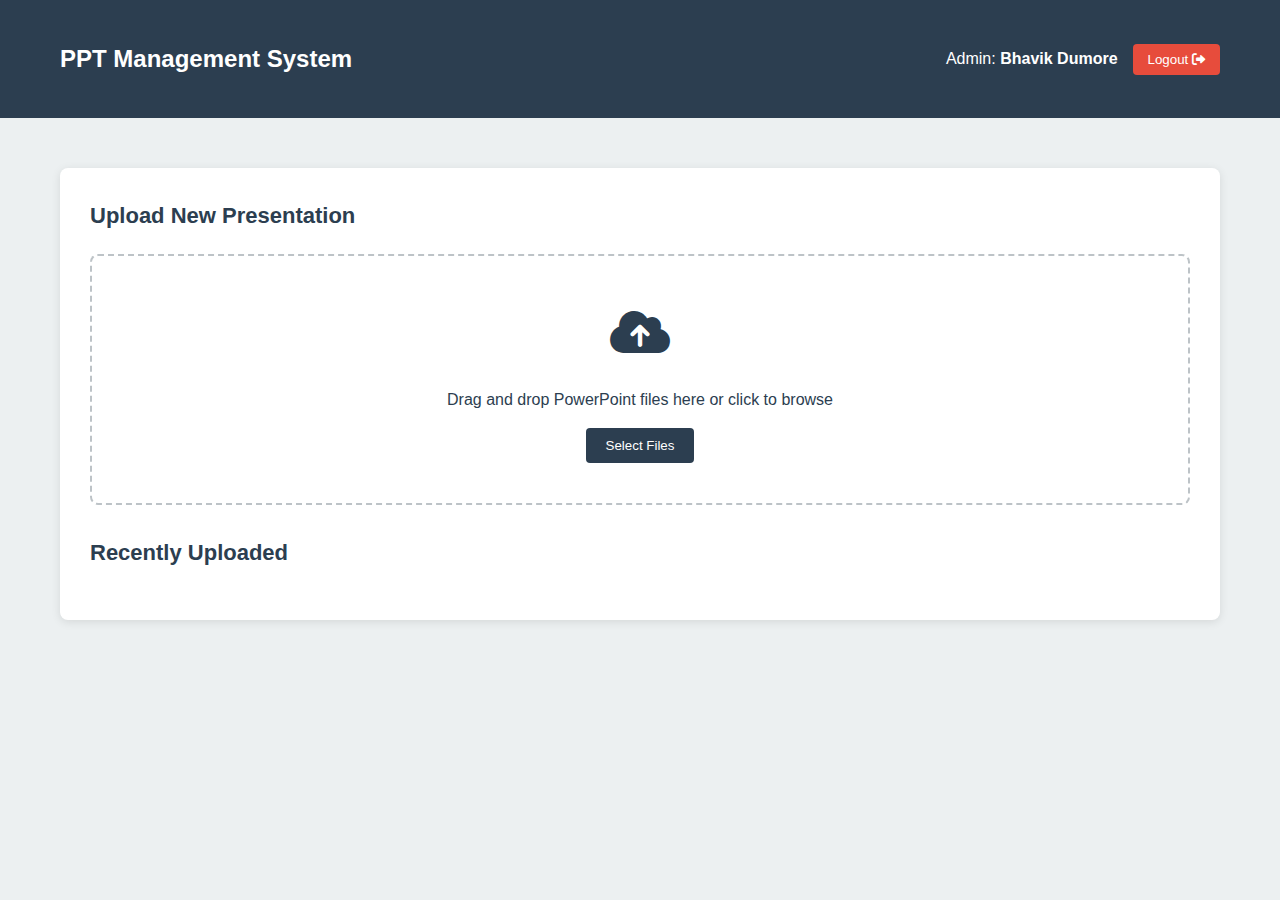
<file: AdminDashboard.html>
<!DOCTYPE html>

<html lang="en">

<head>

    <meta charset="UTF-8">

    <meta name="viewport" content="width=device-width, initial-scale=1.0">

    <title>Admin Portal - PPT Management</title>

    <style>

        :root {

            --primary-color: #2c3e50;

            --secondary-color: #34495e;

            --accent-color: #e74c3c;

            --success-color: #27ae60;

            --light-gray: #ecf0f1;

            --dark-gray: #2c3e50;

            --white: #ffffff;

        }

        

        * {

            box-sizing: border-box;

            margin: 0;

            padding: 0;

        }

        

        body {

            font-family: 'Segoe UI', Tahoma, Geneva, Verdana, sans-serif;

            background-color: var(--light-gray);

            color: var(--dark-gray);

            line-height: 1.6;

        }

        

        .container {

            max-width: 1200px;

            margin: 0 auto;

            padding: 20px;

        }

        

        header {

            background-color: var(--primary-color);

            color: var(--white);

            padding: 20px 0;

            margin-bottom: 30px;

        }

        

        .header-content {

            display: flex;

            justify-content: space-between;

            align-items: center;

        }

        

        .logo {

            font-size: 24px;

            font-weight: bold;

        }

        

        .user-info {

            display: flex;

            align-items: center;

            gap: 15px;

        }

        

        .logout-btn {

            background-color: var(--accent-color);

            color: var(--white);

            border: none;

            padding: 8px 15px;

            border-radius: 4px;

            cursor: pointer;

            transition: background-color 0.3s;

        }

        

        .logout-btn:hover {

            background-color: #c0392b;

        }

        

        .upload-section {

            background-color: var(--white);

            padding: 30px;

            border-radius: 8px;

            box-shadow: 0 2px 10px rgba(0,0,0,0.1);

            margin-bottom: 30px;

        }

        

        .section-title {

            margin-bottom: 20px;

            color: var(--primary-color);

            font-size: 22px;

        }

        

        .upload-area {

            border: 2px dashed #bdc3c7;

            border-radius: 8px;

            padding: 40px;

            text-align: center;

            cursor: pointer;

            transition: all 0.3s;

            margin-bottom: 20px;

        }

        

        .upload-area:hover {

            border-color: var(--primary-color);

            background-color: rgba(44, 62, 80, 0.05);

        }

        

        .upload-icon {

            font-size: 48px;

            color: var(--primary-color);

            margin-bottom: 15px;

        }

        

        .upload-text {

            margin-bottom: 15px;

        }

        

        .upload-btn {

            background-color: var(--primary-color);

            color: var(--white);

            border: none;

            padding: 10px 20px;

            border-radius: 4px;

            cursor: pointer;

            transition: background-color 0.3s;

        }

        

        .upload-btn:hover {

            background-color: var(--secondary-color);

        }

        

        .file-input {

            display: none;

        }

        

        .uploaded-files {

            margin-top: 30px;

        }

        

        .file-list {

            list-style: none;

        }

        

        .file-item {

            display: flex;

            justify-content: space-between;

            align-items: center;

            padding: 15px;

            border-bottom: 1px solid var(--light-gray);

        }

        

        .file-item:last-child {

            border-bottom: none;

        }

        

        .file-name {

            display: flex;

            align-items: center;

            gap: 10px;

        }

        

        .file-actions {

            display: flex;

            gap: 10px;

        }

        

        .action-btn {

            padding: 6px 12px;

            border: none;

            border-radius: 4px;

            cursor: pointer;

            transition: background-color 0.3s;

        }

        

        .delete-btn {

            background-color: var(--accent-color);

            color: var(--white);

        }

        

        .delete-btn:hover {

            background-color: #c0392b;

        }

        

        .status {

            padding: 4px 8px;

            border-radius: 4px;

            font-size: 12px;

            font-weight: bold;

        }

        

        .status-uploaded {

            background-color: #d5f5e3;

            color: var(--success-color);

        }

        

        .status-pending {

            background-color: #fef9e7;

            color: #f39c12;

        }

        

        @media (max-width: 768px) {

            .header-content {

                flex-direction: column;

                gap: 15px;

                text-align: center;

            }

            

            .upload-area {

                padding: 30px 15px;

            }

            

            .file-item {

                flex-direction: column;

                align-items: flex-start;

                gap: 10px;

            }

            

            .file-actions {

                align-self: flex-end;

            }

        }

    </style>

    <link rel="stylesheet" href="https://cdnjs.cloudflare.com/ajax/libs/font-awesome/6.0.0-beta3/css/all.min.css">

    <!-- jQuery library -->

    <script src="https://code.jquery.com/jquery-3.6.0.min.js"></script>

</head>

<body>

    <header>

        <div class="container header-content">

            <div class="logo">PPT Management System</div>

            <div class="user-info">

                <span>Admin: <strong>Bhavik Dumore</strong></span>

                <button class="logout-btn" id="logout">Logout <i class="fas fa-sign-out-alt"></i></button>

            </div>

        </div>

    </header>

    

    <main class="container">

        <section class="upload-section">

            <h2 class="section-title">Upload New Presentation</h2>

            

            <div class="upload-area" id="uploadArea">

                <div class="upload-icon">

                    <i class="fas fa-cloud-upload-alt"></i>

                </div>

                <p class="upload-text">Drag and drop PowerPoint files here or click to browse</p>

                <input type="file" id="fileInput" class="file-input" accept=".ppt,.pptx,.pdf">

                <button class="upload-btn" id="browseBtn">Select Files</button>

            </div>

            

            <div class="uploaded-files" id="uploadedFiles">

                <h3 class="section-title">Recently Uploaded</h3>

                <ul class="file-list" id="fileList">

                    <!-- Files will be added here dynamically -->

                </ul>

            </div>

        </section>

    </main>



    <script>

        $(document).ready(function() {

            // Sample data - in a real app, this would come from a database

            const sampleFiles = [

                { name: 'Introduction to Algorithms.ppt', date: '2023-05-15', status: 'uploaded' },

                { name: 'Database Systems.pptx', date: '2023-05-10', status: 'uploaded' },

                { name: 'Web Development Basics.pdf', date: '2023-05-05', status: 'uploaded' }

            ];

            

            // Load sample files

            loadSampleFiles();

            

            // Event listeners

            $('#browseBtn').on('click', function() {

                $('#fileInput').click();

            });

            

            $('#fileInput').on('change', handleFileSelect);

            

            $('#uploadArea').on('dragover', function(e) {

                e.preventDefault();

                $(this).css({

                    'border-color': 'var(--primary-color)',

                    'background-color': 'rgba(44, 62, 80, 0.1)'

                });

            });

            

            $('#uploadArea').on('dragleave', function() {

                $(this).css({

                    'border-color': '#bdc3c7',

                    'background-color': 'transparent'

                });

            });

            

            $('#uploadArea').on('drop', function(e) {

                e.preventDefault();

                $(this).css({

                    'border-color': '#bdc3c7',

                    'background-color': 'transparent'

                });

                

                if (e.originalEvent.dataTransfer.files.length) {

                    $('#fileInput')[0].files = e.originalEvent.dataTransfer.files;

                    handleFileSelect({ target: $('#fileInput')[0] });

                }

            });

            

            $('#logout').on('click', function() {

                if (confirm('Are you sure you want to logout?')) {

                    alert('You have been logged out');

                    // In a real app: window.location.href = '/logout';

                }

            });

            

            // Event delegation for dynamically added delete buttons

            $('#fileList').on('click', '.delete-btn', function() {

                const filename = $(this).data('filename');

                deleteFile(filename);

            });

            

            // Functions

            function loadSampleFiles() {

                $.each(sampleFiles, function(index, file) {

                    addFileToUI(file.name, file.date, file.status);

                });

            }

            

            function handleFileSelect(e) {

                const files = e.target.files;

                

                if (files.length > 0) {

                    $.each(files, function(index, file) {

                        const filename = file.name;

                        const uploadDate = new Date().toISOString().split('T')[0];

                        

                        // In a real app, you would upload the file to a server here

                        // For this demo, we'll simulate upload

                        simulateUpload(filename, uploadDate);

                    });

                }

            }

            

            function simulateUpload(filename, uploadDate) {

                // Show as pending first

                addFileToUI(filename, uploadDate, 'pending');

                

                // Simulate upload delay

                setTimeout(function() {

                    // Update status to uploaded

                    updateFileStatus(filename, 'uploaded');

                    

                    // In a real app, you would:

                    // 1. Actually upload the file to your server

                    // 2. Add the file info to your database

                    // 3. Update the UI with the real response from the server

                }, 1500);

            }

            

            function addFileToUI(name, date, status) {

                const statusClass = status === 'uploaded' ? 'status-uploaded' : 'status-pending';

                

                const fileItem = $(

                    `<li class="file-item" data-filename="${name}">

                        <div class="file-name">

                            <i class="fas fa-file-powerpoint"></i>

                            <div>

                                <div>${name}</div>

                                <small>Uploaded: ${date}</small>

                            </div>

                        </div>

                        <div class="file-actions">

                            <span class="status ${statusClass}">${status}</span>

                            <button class="action-btn delete-btn" data-filename="${name}">

                                <i class="fas fa-trash"></i> Delete

                            </button>

                        </div>

                    </li>`

                );

                

                $('#fileList').prepend(fileItem);

            }

            

            function updateFileStatus(filename, newStatus) {

                const fileItem = $(.file-item[data-filename="${filename}"]);

                if (fileItem.length) {

                    const statusElement = fileItem.find('.status');

                    statusElement.text(newStatus)

                                 .removeClass('status-uploaded status-pending')

                                 .addClass(newStatus === 'uploaded' ? 'status-uploaded' : 'status-pending');

                }

            }

            

            function deleteFile(filename) {

                if (confirm(Are you sure you want to delete "${filename}"?)) {

                    // In a real app, you would:

                    // 1. Send a request to the server to delete the file

                    // 2. Remove the file from your database

                    // 3. On success, remove from UI

                    

                    $(.file-item[data-filename="${filename}"]).remove();

                    alert("${filename}" has been deleted);

                }

            }

        });

    </script>

</body>

</html>
</file>
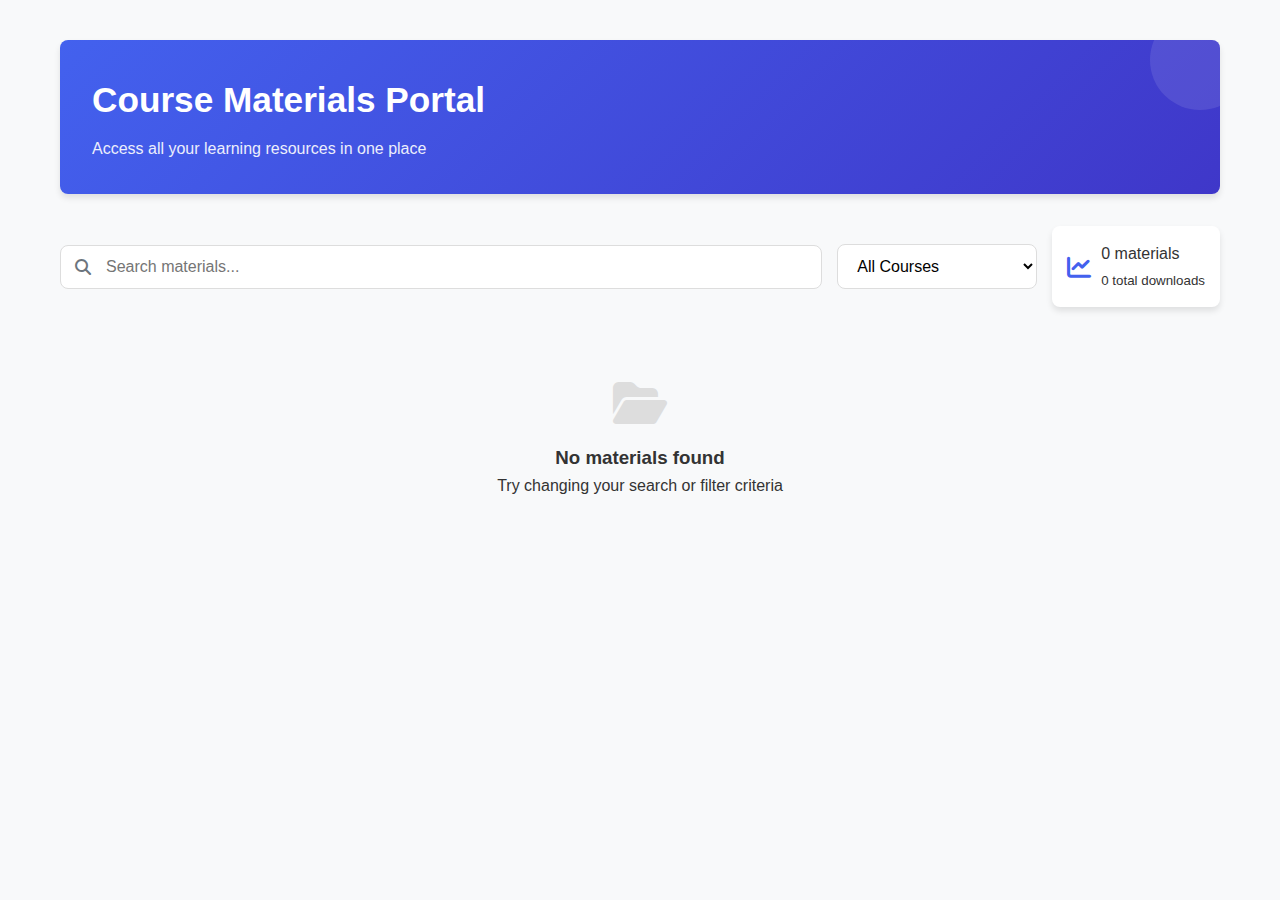
<file: courses.html>
<!DOCTYPE html>
<html lang="en">
<head>
    <meta charset="UTF-8">
    <meta name="viewport" content="width=device-width, initial-scale=1.0">
    <title>Course Materials Portal</title>
    <link rel="stylesheet" href="https://cdnjs.cloudflare.com/ajax/libs/font-awesome/6.4.0/css/all.min.css">
    <style>
        :root {
            --primary-color: #4361ee;
            --secondary-color: #3f37c9;
            --accent-color: #4895ef;
            --light-bg: #f8f9fa;
            --card-shadow: 0 4px 6px rgba(0, 0, 0, 0.1);
            --border-radius: 8px;
        }
        
        * {
            box-sizing: border-box;
            margin: 0;
            padding: 0;
        }
        
        body {
            font-family: 'Segoe UI', Tahoma, Geneva, Verdana, sans-serif;
            line-height: 1.6;
            color: #333;
            background-color: var(--light-bg);
            padding: 20px;
        }
        
        .container {
            max-width: 1200px;
            margin: 0 auto;
            padding: 20px;
        }
        
        header {
            background: linear-gradient(135deg, var(--primary-color), var(--secondary-color));
            color: white;
            padding: 2rem;
            border-radius: var(--border-radius);
            margin-bottom: 2rem;
            box-shadow: var(--card-shadow);
            position: relative;
            overflow: hidden;
        }
        
        header::after {
            content: '';
            position: absolute;
            top: 0;
            right: 0;
            width: 100px;
            height: 100px;
            background: rgba(255, 255, 255, 0.1);
            border-radius: 50%;
            transform: translate(30%, -30%);
        }
        
        h1 {
            font-size: 2.2rem;
            margin-bottom: 0.5rem;
        }
        
        .subtitle {
            font-weight: 300;
            opacity: 0.9;
        }
        
        .controls {
            display: flex;
            flex-wrap: wrap;
            gap: 15px;
            margin-bottom: 2rem;
            align-items: center;
        }
        
        .search-box {
            flex: 1;
            min-width: 250px;
            position: relative;
        }
        
        .search-box i {
            position: absolute;
            left: 15px;
            top: 50%;
            transform: translateY(-50%);
            color: #6c757d;
        }
        
        .search-box input {
            width: 100%;
            padding: 12px 15px 12px 45px;
            border: 1px solid #ddd;
            border-radius: var(--border-radius);
            font-size: 1rem;
            transition: all 0.3s;
        }
        
        .search-box input:focus {
            outline: none;
            border-color: var(--accent-color);
            box-shadow: 0 0 0 3px rgba(72, 149, 239, 0.2);
        }
        
        select {
            padding: 12px 15px;
            border: 1px solid #ddd;
            border-radius: var(--border-radius);
            font-size: 1rem;
            background-color: white;
            min-width: 200px;
            cursor: pointer;
        }
        
        .stats-card {
            background: white;
            padding: 15px;
            border-radius: var(--border-radius);
            box-shadow: var(--card-shadow);
            display: flex;
            align-items: center;
            gap: 10px;
        }
        
        .stats-card i {
            font-size: 1.5rem;
            color: var(--primary-color);
        }
        
        .materials-grid {
            display: grid;
            grid-template-columns: repeat(auto-fill, minmax(300px, 1fr));
            gap: 20px;
            margin-top: 20px;
        }
        
        .material-card {
            background: white;
            border-radius: var(--border-radius);
            box-shadow: var(--card-shadow);
            overflow: hidden;
            transition: transform 0.3s, box-shadow 0.3s;
            display: flex;
            flex-direction: column;
        }
        
        .material-card:hover {
            transform: translateY(-5px);
            box-shadow: 0 10px 20px rgba(0, 0, 0, 0.1);
        }
        
        .card-header {
            padding: 15px;
            border-bottom: 1px solid #eee;
            display: flex;
            align-items: center;
            gap: 10px;
        }
        
        .file-icon {
            font-size: 1.8rem;
            color: var(--primary-color);
        }
        
        .card-body {
            padding: 15px;
            flex-grow: 1;
        }
        
        .card-footer {
            padding: 15px;
            background: #f8f9fa;
            display: flex;
            justify-content: space-between;
            align-items: center;
        }
        
        .btn {
            padding: 8px 15px;
            border-radius: 4px;
            text-decoration: none;
            font-weight: 500;
            transition: all 0.3s;
            cursor: pointer;
            border: none;
        }
        
        .btn-primary {
            background-color: var(--primary-color);
            color: white;
        }
        
        .btn-primary:hover {
            background-color: var(--secondary-color);
        }
        
        .badge {
            display: inline-block;
            padding: 3px 8px;
            border-radius: 10px;
            font-size: 0.8rem;
            font-weight: 500;
        }
        
        .badge-course {
            background-color: #e3f2fd;
            color: var(--primary-color);
        }
        
        .file-size {
            color: #6c757d;
            font-size: 0.9rem;
        }
        
        .download-count {
            display: flex;
            align-items: center;
            gap: 5px;
            color: #6c757d;
            font-size: 0.9rem;
        }
        
        .empty-state {
            text-align: center;
            padding: 40px;
            grid-column: 1 / -1;
        }
        
        .empty-state i {
            font-size: 3rem;
            color: #ddd;
            margin-bottom: 1rem;
        }
        
        @media (max-width: 768px) {
            .controls {
                flex-direction: column;
                align-items: stretch;
            }
            
            .search-box, select {
                width: 100%;
            }
            
            .materials-grid {
                grid-template-columns: 1fr;
            }
        }
    </style>
</head>
<body>
    <div class="container">
        <header>
            <h1>Course Materials Portal</h1>
            <p class="subtitle">Access all your learning resources in one place</p>
        </header>
        
        <div class="controls">
            <div class="search-box">
                <i class="fas fa-search"></i>
                <input type="text" id="searchInput" placeholder="Search materials...">
            </div>
            
            <select id="courseFilter">
                <option value="all">All Courses</option>
                <!-- Courses will be added by JavaScript -->
            </select>
            
            <div class="stats-card">
                <i class="fas fa-chart-line"></i>
                <div>
                    <div id="totalMaterials">0 materials</div>
                    <small id="totalDownloads">0 downloads</small>
                </div>
            </div>
        </div>
        
        <div class="materials-grid" id="materialsContainer">
            <!-- Materials will be loaded here -->
        </div>
    </div>

    <script>
        // Enhanced database with download tracking
        const db = {
            courses: JSON.parse(localStorage.getItem('courses')) || {},
            materials: JSON.parse(localStorage.getItem('materials')) || [],
            stats: JSON.parse(localStorage.getItem('stats')) || { downloads: 0 },

            getMaterials: function() {
                return this.materials.map(m => ({
                    ...m,
                    courseTitle: this.courses[m.courseId]?.title || m.courseId,
                    downloads: m.downloads || 0
                }));
            },

            incrementDownload: function(materialId) {
                const material = this.materials.find(m => m.id === materialId);
                if (material) {
                    material.downloads = (material.downloads || 0) + 1;
                    this.stats.downloads = (this.stats.downloads || 0) + 1;
                    this.save();
                }
            },

            save: function() {
                localStorage.setItem('courses', JSON.stringify(this.courses));
                localStorage.setItem('materials', JSON.stringify(this.materials));
                localStorage.setItem('stats', JSON.stringify(this.stats));
            }
        };

        // DOM Functions
        function loadCourses() {
            const select = document.getElementById('courseFilter');
            select.innerHTML = '<option value="all">All Courses</option>';
            
            Object.values(db.courses).forEach(course => {
                const option = document.createElement('option');
                option.value = course.id;
                option.textContent = course.title;
                select.appendChild(option);
            });
        }

        function displayMaterials(filter = '', courseId = 'all') {
            const container = document.getElementById('materialsContainer');
            const materials = db.getMaterials()
                .filter(m => {
                    const matchesSearch = m.fileName.toLowerCase().includes(filter.toLowerCase()) || 
                                         m.courseTitle.toLowerCase().includes(filter.toLowerCase());
                    const matchesCourse = courseId === 'all' || m.courseId === courseId;
                    return matchesSearch && matchesCourse;
                })
                .sort((a, b) => new Date(b.date) - new Date(a.date));
            
            // Update stats
            document.getElementById('totalMaterials').textContent = `${materials.length} materials`;
            document.getElementById('totalDownloads').textContent = `${db.stats.downloads || 0} total downloads`;
            
            if (materials.length === 0) {
                container.innerHTML = `
                    <div class="empty-state">
                        <i class="fas fa-folder-open"></i>
                        <h3>No materials found</h3>
                        <p>Try changing your search or filter criteria</p>
                    </div>
                `;
                return;
            }
            
            container.innerHTML = '';
            
            materials.forEach(material => {
                const fileExt = material.fileName.split('.').pop().toLowerCase();
                let fileIcon = 'fa-file';
                
                // Set appropriate icon based on file type
                switch(fileExt) {
                    case 'pdf':
                        fileIcon = 'fa-file-pdf';
                        break;
                    case 'ppt':
                    case 'pptx':
                        fileIcon = 'fa-file-powerpoint';
                        break;
                    case 'doc':
                    case 'docx':
                        fileIcon = 'fa-file-word';
                        break;
                    case 'xls':
                    case 'xlsx':
                        fileIcon = 'fa-file-excel';
                        break;
                    case 'zip':
                    case 'rar':
                        fileIcon = 'fa-file-archive';
                        break;
                }
                
                // Calculate file size for display
                const fileSize = material.fileData ? (material.fileData.size / 1024).toFixed(1) + ' KB' : 'N/A';
                
                const card = document.createElement('div');
                card.className = 'material-card';
                card.innerHTML = `
                    <div class="card-header">
                        <i class="fas ${fileIcon} file-icon"></i>
                        <div>
                            <h3>${material.fileName}</h3>
                            <span class="badge badge-course">${material.courseTitle}</span>
                        </div>
                    </div>
                    <div class="card-body">
                        <p><small>Uploaded: ${new Date(material.date).toLocaleDateString()}</small></p>
                        <p class="file-size">Size: ${fileSize}</p>
                    </div>
                    <div class="card-footer">
                        <div class="download-count">
                            <i class="fas fa-download"></i>
                            ${material.downloads || 0} downloads
                        </div>
                        <button class="btn btn-primary" onclick="downloadMaterial(${material.id})">
                            <i class="fas fa-download"></i> Download
                        </button>
                    </div>
                `;
                container.appendChild(card);
            });
        }

        function downloadMaterial(id) {
            const material = db.materials.find(m => m.id === id);
            if (material) {
                // Track download
                db.incrementDownload(id);
                
                // Create download
                const blob = new Blob([material.fileData]);
                const url = URL.createObjectURL(blob);
                const a = document.createElement('a');
                a.href = url;
                a.download = material.fileName;
                a.click();
                URL.revokeObjectURL(url);
                
                // Refresh display to show new download count
                displayMaterials(
                    document.getElementById('searchInput').value,
                    document.getElementById('courseFilter').value
                );
            }
        }

        // Event Listeners
        document.getElementById('courseFilter').addEventListener('change', () => {
            displayMaterials(
                document.getElementById('searchInput').value,
                document.getElementById('courseFilter').value
            );
        });

        document.getElementById('searchInput').addEventListener('input', () => {
            displayMaterials(
                document.getElementById('searchInput').value,
                document.getElementById('courseFilter').value
            );
        });

        // Initial Load
        loadCourses();
        displayMaterials();
    </script>
</body>
</html>
</file>
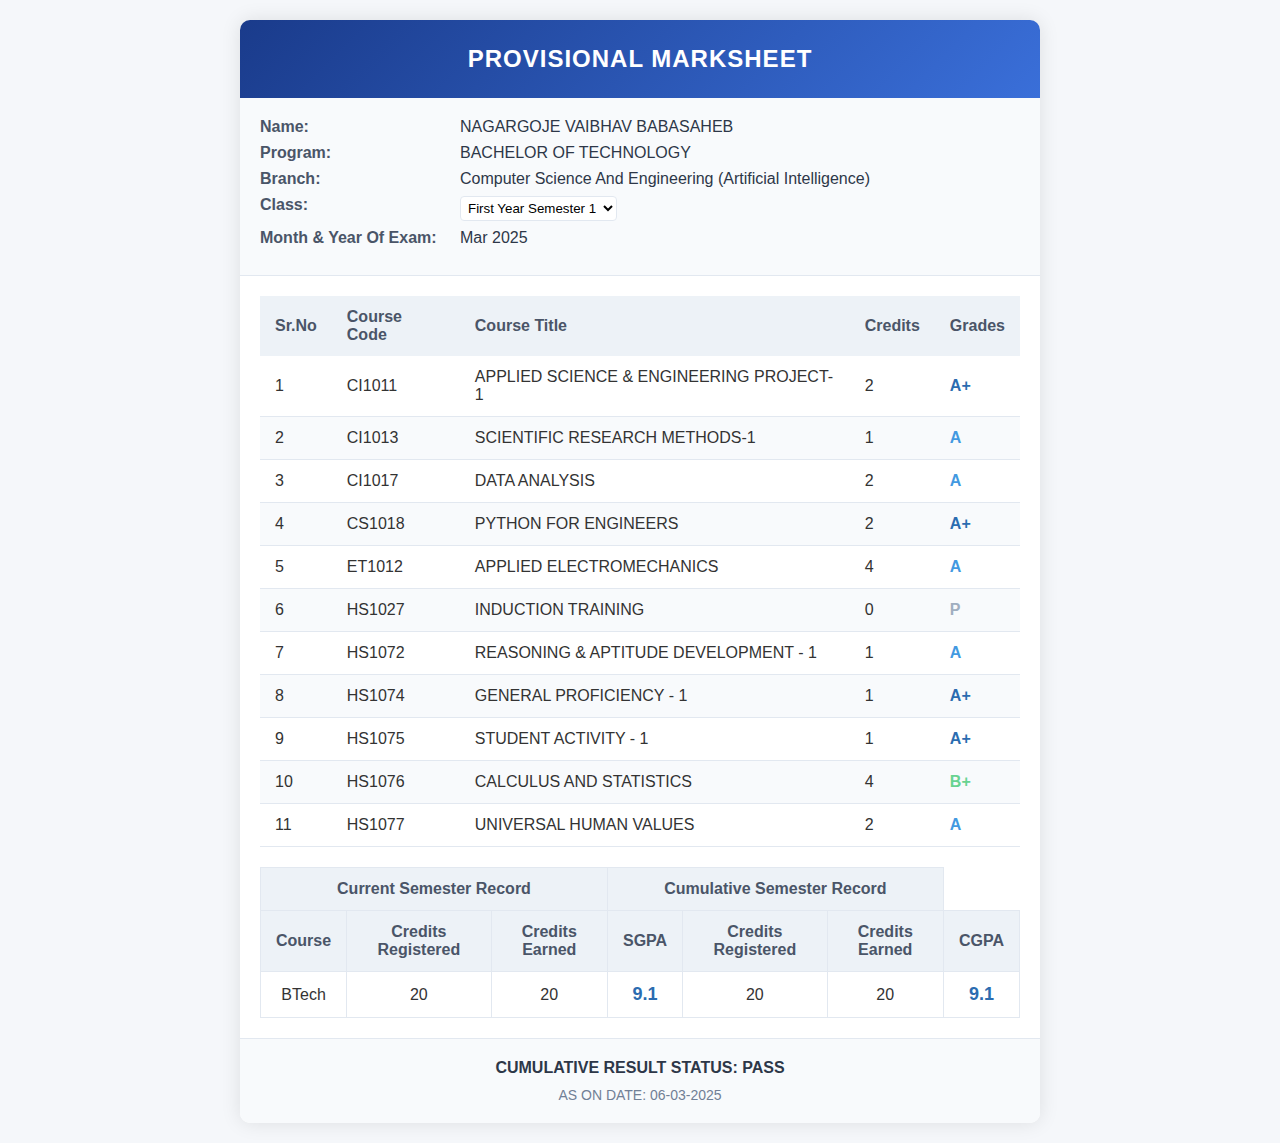
<file: grades.html>
<!DOCTYPE html>
<html lang="en">
<head>
    <meta charset="UTF-8">
    <meta name="viewport" content="width=device-width, initial-scale=1.0">
    <title>Provisional Marksheet</title>
    <style>
        body {
            font-family: 'Segoe UI', Tahoma, Geneva, Verdana, sans-serif;
            background-color: #f5f7fa;
            margin: 0;
            padding: 20px;
            color: #333;
        }
        
        .marksheet-container {
            max-width: 800px;
            margin: 0 auto;
            background-color: white;
            border-radius: 10px;
            box-shadow: 0 0 20px rgba(0, 0, 0, 0.1);
            overflow: hidden;
        }
        
        .header {
            background: linear-gradient(135deg, #1a3b8b, #3a6fd9);
            color: white;
            padding: 25px;
            text-align: center;
        }
        
        .header h1 {
            margin: 0;
            font-size: 24px;
            font-weight: 600;
            letter-spacing: 1px;
        }
        
        .student-info {
            padding: 20px;
            background-color: #f8fafc;
            border-bottom: 1px solid #e2e8f0;
        }
        
        .info-row {
            display: flex;
            margin-bottom: 8px;
        }
        
        .info-label {
            font-weight: 600;
            width: 200px;
            color: #4a5568;
        }
        
        .info-value {
            color: #2d3748;
        }
        
        .courses-table {
            width: 100%;
            border-collapse: collapse;
            margin: 20px 0;
        }
        
        .courses-table th {
            background-color: #edf2f7;
            padding: 12px 15px;
            text-align: left;
            font-weight: 600;
            color: #4a5568;
        }
        
        .courses-table td {
            padding: 12px 15px;
            border-bottom: 1px solid #e2e8f0;
        }
        
        .courses-table tr:nth-child(even) {
            background-color: #f8fafc;
        }
        
        .grades-table {
            width: 100%;
            border-collapse: collapse;
            margin: 20px 0;
        }
        
        .grades-table th, .grades-table td {
            padding: 12px 15px;
            text-align: center;
            border: 1px solid #e2e8f0;
        }
        
        .grades-table th {
            background-color: #edf2f7;
            font-weight: 600;
            color: #4a5568;
        }
        
        .footer {
            padding: 20px;
            text-align: center;
            background-color: #f8fafc;
            border-top: 1px solid #e2e8f0;
        }
        
        .result-status {
            font-weight: 600;
            color: #2d3748;
            margin-bottom: 10px;
        }
        
        .date {
            color: #718096;
            font-size: 14px;
        }
        
        .grade-Aplus {
            color: #2b6cb0;
            font-weight: 600;
        }
        
        .grade-A {
            color: #4299e1;
            font-weight: 600;
        }
        
        .grade-Bplus {
            color: #68d391;
            font-weight: 600;
        }
        
        .grade-P {
            color: #a0aec0;
            font-weight: 600;
        }
        
        .gpa-highlight {
            font-size: 18px;
            color: #2b6cb0;
            font-weight: 700;
        }

        /* Semester dropdown styles */
        .semester-select {
            padding: 3px;
            border: 1px solid #e2e8f0;
            border-radius: 4px;
            background-color: white;
        }
        
        .semester-error {
            color: red;
            font-size: 12px;
            margin-left: 10px;
            display: none;
        }
        
        /* New styles for semester 2 message */
        .semester-not-available {
            text-align: center;
            padding: 40px;
            font-size: 18px;
            color: #666;
            background-color: #f8f9fa;
            margin: 20px;
            border-radius: 8px;
            border: 1px dashed #ccc;
            display: none;
        }
    </style>
</head>
<body>
    <div class="marksheet-container">
        <div class="header">
            <h1>PROVISIONAL MARKSHEET</h1>
        </div>
        
        <div class="student-info">
            <div class="info-row">
                <div class="info-label">Name:</div>
                <div class="info-value">NAGARGOJE VAIBHAV BABASAHEB</div>
            </div>
            <div class="info-row">
                <div class="info-label">Program:</div>
                <div class="info-value">BACHELOR OF TECHNOLOGY</div>
            </div>
            <div class="info-row">
                <div class="info-label">Branch:</div>
                <div class="info-value">Computer Science And Engineering (Artificial Intelligence)</div>
            </div>
            <div class="info-row">
                <div class="info-label">Class:</div>
                <div class="info-value">
                    <select class="semester-select" id="semesterSelect" onchange="handleSemesterChange()">
                        <option value="sem1">First Year Semester 1</option>
                        <option value="sem2">First Year Semester 2</option>
                    </select>
                    <span class="semester-error" id="semesterError">No information available</span>
                </div>
            </div>
            <div class="info-row">
                <div class="info-label">Month & Year Of Exam:</div>
                <div class="info-value">Mar 2025</div>
            </div>
        </div>
        
        <!-- Semester 2 not available message -->
        <div id="semesterNotAvailable" class="semester-not-available">
            <h3>Semester 2 results not declared yet</h3>
            <p>Please check back later for your second semester results.</p>
        </div>
        
        <!-- Semester 1 content (wrapped in a container) -->
        <div id="semester1Content">
            <div style="padding: 0 20px;">
                <table class="courses-table">
                    <thead>
                        <tr>
                            <th>Sr.No</th>
                            <th>Course Code</th>
                            <th>Course Title</th>
                            <th>Credits</th>
                            <th>Grades</th>
                        </tr>
                    </thead>
                    <tbody>
                        <tr>
                            <td>1</td>
                            <td>CI1011</td>
                            <td>APPLIED SCIENCE & ENGINEERING PROJECT-1</td>
                            <td>2</td>
                            <td class="grade-Aplus">A+</td>
                        </tr>
                        <tr>
                            <td>2</td>
                            <td>CI1013</td>
                            <td>SCIENTIFIC RESEARCH METHODS-1</td>
                            <td>1</td>
                            <td class="grade-A">A</td>
                        </tr>
                        <tr>
                            <td>3</td>
                            <td>CI1017</td>
                            <td>DATA ANALYSIS</td>
                            <td>2</td>
                            <td class="grade-A">A</td>
                        </tr>
                        <tr>
                            <td>4</td>
                            <td>CS1018</td>
                            <td>PYTHON FOR ENGINEERS</td>
                            <td>2</td>
                            <td class="grade-Aplus">A+</td>
                        </tr>
                        <tr>
                            <td>5</td>
                            <td>ET1012</td>
                            <td>APPLIED ELECTROMECHANICS</td>
                            <td>4</td>
                            <td class="grade-A">A</td>
                        </tr>
                        <tr>
                            <td>6</td>
                            <td>HS1027</td>
                            <td>INDUCTION TRAINING</td>
                            <td>0</td>
                            <td class="grade-P">P</td>
                        </tr>
                        <tr>
                            <td>7</td>
                            <td>HS1072</td>
                            <td>REASONING & APTITUDE DEVELOPMENT - 1</td>
                            <td>1</td>
                            <td class="grade-A">A</td>
                        </tr>
                        <tr>
                            <td>8</td>
                            <td>HS1074</td>
                            <td>GENERAL PROFICIENCY - 1</td>
                            <td>1</td>
                            <td class="grade-Aplus">A+</td>
                        </tr>
                        <tr>
                            <td>9</td>
                            <td>HS1075</td>
                            <td>STUDENT ACTIVITY - 1</td>
                            <td>1</td>
                            <td class="grade-Aplus">A+</td>
                        </tr>
                        <tr>
                            <td>10</td>
                            <td>HS1076</td>
                            <td>CALCULUS AND STATISTICS</td>
                            <td>4</td>
                            <td class="grade-Bplus">B+</td>
                        </tr>
                        <tr>
                            <td>11</td>
                            <td>HS1077</td>
                            <td>UNIVERSAL HUMAN VALUES</td>
                            <td>2</td>
                            <td class="grade-A">A</td>
                        </tr>
                    </tbody>
                </table>
                
                <table class="grades-table">
                    <thead>
                        <tr>
                            <th colspan="3">Current Semester Record</th>
                            <th colspan="3">Cumulative Semester Record</th>
                        </tr>
                        <tr>
                            <th>Course</th>
                            <th>Credits Registered</th>
                            <th>Credits Earned</th>
                            <th>SGPA</th>
                            <th>Credits Registered</th>
                            <th>Credits Earned</th>
                            <th>CGPA</th>
                        </tr>
                    </thead>
                    <tbody>
                        <tr>
                            <td>BTech</td>
                            <td>20</td>
                            <td>20</td>
                            <td class="gpa-highlight">9.1</td>
                            <td>20</td>
                            <td>20</td>
                            <td class="gpa-highlight">9.1</td>
                        </tr>
                    </tbody>
                </table>
            </div>
            
            <div class="footer">
                <div class="result-status">CUMULATIVE RESULT STATUS: PASS</div>
                <div class="date">AS ON DATE: 06-03-2025</div>
            </div>
        </div>
    </div>

    <script>
        // Handle semester selection change
        function handleSemesterChange() {
            const semesterSelect = document.getElementById('semesterSelect');
            const semesterError = document.getElementById('semesterError');
            const semester1Content = document.getElementById('semester1Content');
            const semesterNotAvailable = document.getElementById('semesterNotAvailable');
            
            if (semesterSelect.value === 'sem2') {
                // Hide semester 1 content and show "not available" message
                semester1Content.style.display = 'none';
                semesterNotAvailable.style.display = 'block';
                semesterError.style.display = 'inline';
            } else {
                // Show semester 1 content and hide message
                semester1Content.style.display = 'block';
                semesterNotAvailable.style.display = 'none';
                semesterError.style.display = 'none';
            }
        }

        // Initialize page
        document.addEventListener('DOMContentLoaded', function() {
            // Get email from localStorage
            const studentEmail = localStorage.getItem('studentEmail');
            
            if (studentEmail) {
                // Format the name from email
                let namePart = studentEmail.split('@')[0];
                let formattedName = namePart.split('.').map(part => {
                    return part.charAt(0).toUpperCase() + part.slice(1);
                }).join(' ');
                formattedName = formattedName.replace(/\d+/g, '');
                
                // Update the name display
                const nameElement = document.querySelector('.student-info .info-row:first-child .info-value');
                if (nameElement) {
                    nameElement.textContent = formattedName.toUpperCase();
                }
            }
            
            // Set initial view (Semester 1 visible)
            document.getElementById('semester1Content').style.display = 'block';
            document.getElementById('semesterNotAvailable').style.display = 'none';
            document.getElementById('semesterError').style.display = 'none';
        });
    </script>
</body>
</html>
</file>
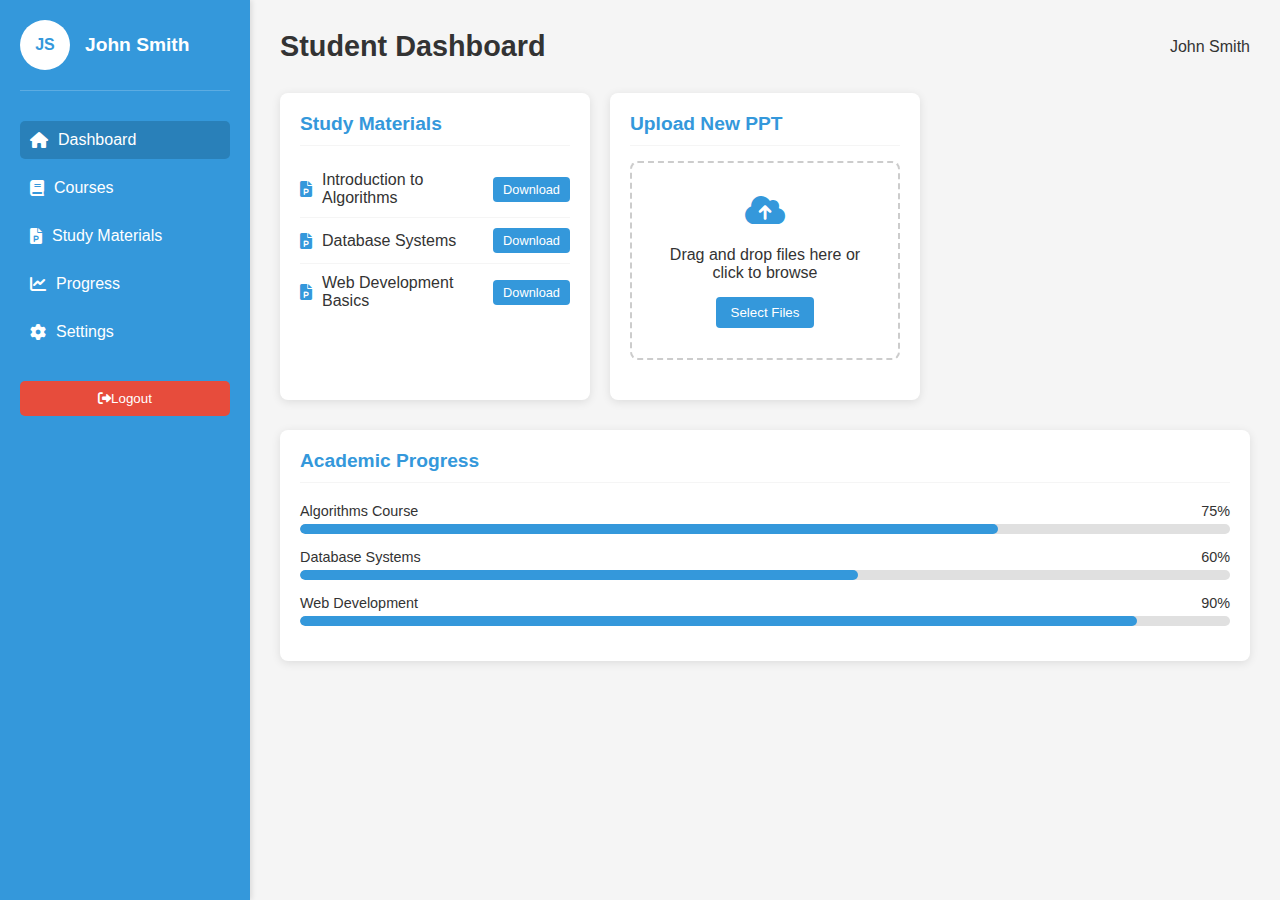
<file: StudentDashboard.html>
<!DOCTYPE html>
<html lang="en">
<head>
    <meta charset="UTF-8">
    <meta name="viewport" content="width=device-width, initial-scale=1.0">
    <title>Student Dashboard</title>
    <style>
        :root {
            --primary-color: #3498db;
            --secondary-color: #2980b9;
            --accent-color: #e74c3c;
            --light-gray: #f5f5f5;
            --dark-gray: #333;
            --white: #fff;
        }
        
        body {
            font-family: 'Segoe UI', Tahoma, Geneva, Verdana, sans-serif;
            margin: 0;
            padding: 0;
            background-color: var(--light-gray);
            color: var(--dark-gray);
        }
        
        .dashboard {
            display: grid;
            grid-template-columns: 250px 1fr;
            min-height: 100vh;
        }
        
        .sidebar {
            background-color: var(--primary-color);
            color: var(--white);
            padding: 20px;
            box-shadow: 2px 0 5px rgba(0,0,0,0.1);
        }
        
        .sidebar-header {
            display: flex;
            align-items: center;
            margin-bottom: 30px;
            padding-bottom: 20px;
            border-bottom: 1px solid rgba(255,255,255,0.2);
        }
        
        .user-avatar {
            width: 50px;
            height: 50px;
            border-radius: 50%;
            background-color: var(--white);
            display: flex;
            align-items: center;
            justify-content: center;
            margin-right: 15px;
            font-weight: bold;
            color: var(--primary-color);
        }
        
        .user-info h3 {
            margin: 0;
            font-size: 1.2rem;
        }
        
        .user-info p {
            margin: 5px 0 0;
            font-size: 0.8rem;
            opacity: 0.8;
        }
        
        .nav-menu {
            list-style: none;
            padding: 0;
            margin: 0;
        }
        
        .nav-item {
            margin-bottom: 10px;
        }
        
        .nav-link {
            color: var(--white);
            text-decoration: none;
            display: flex;
            align-items: center;
            padding: 10px;
            border-radius: 5px;
            transition: background-color 0.3s;
        }
        
        .nav-link:hover, .nav-link.active {
            background-color: var(--secondary-color);
        }
        
        .nav-link i {
            margin-right: 10px;
        }
        
        .logout-btn {
            background-color: var(--accent-color);
            border: none;
            color: var(--white);
            padding: 10px 15px;
            border-radius: 5px;
            cursor: pointer;
            display: flex;
            align-items: center;
            margin-top: 30px;
            width: 100%;
            justify-content: center;
            transition: background-color 0.3s;
        }
        
        .logout-btn:hover {
            background-color: #c0392b;
        }
        
        .main-content {
            padding: 30px;
        }
        
        .header {
            display: flex;
            justify-content: space-between;
            align-items: center;
            margin-bottom: 30px;
        }
        
        .page-title {
            font-size: 1.8rem;
            color: var(--dark-gray);
            margin: 0;
        }
        
        .card-container {
            display: grid;
            grid-template-columns: repeat(auto-fill, minmax(300px, 1fr));
            gap: 20px;
            margin-bottom: 30px;
        }
        
        .card {
            background-color: var(--white);
            border-radius: 8px;
            box-shadow: 0 2px 10px rgba(0,0,0,0.1);
            padding: 20px;
        }
        
        .card-title {
            font-size: 1.2rem;
            margin-top: 0;
            margin-bottom: 15px;
            color: var(--primary-color);
            border-bottom: 1px solid var(--light-gray);
            padding-bottom: 10px;
        }
        
        .ppt-list {
            list-style: none;
            padding: 0;
            margin: 0;
        }
        
        .ppt-item {
            display: flex;
            justify-content: space-between;
            align-items: center;
            padding: 10px 0;
            border-bottom: 1px solid var(--light-gray);
        }
        
        .ppt-item:last-child {
            border-bottom: none;
        }
        
        .ppt-name {
            display: flex;
            align-items: center;
        }
        
        .ppt-icon {
            margin-right: 10px;
            color: var(--primary-color);
        }
        
        .download-btn {
            background-color: var(--primary-color);
            color: var(--white);
            border: none;
            padding: 5px 10px;
            border-radius: 4px;
            cursor: pointer;
            font-size: 0.8rem;
            transition: background-color 0.3s;
        }
        
        .download-btn:hover {
            background-color: var(--secondary-color);
        }
        
        .upload-area {
            border: 2px dashed #ccc;
            border-radius: 8px;
            padding: 30px;
            text-align: center;
            margin-bottom: 20px;
            cursor: pointer;
            transition: border-color 0.3s;
        }
        
        .upload-area:hover {
            border-color: var(--primary-color);
        }
        
        .upload-icon {
            font-size: 2rem;
            color: var(--primary-color);
            margin-bottom: 10px;
        }
        
        .upload-text {
            margin-bottom: 15px;
        }
        
        .upload-btn {
            background-color: var(--primary-color);
            color: var(--white);
            border: none;
            padding: 8px 15px;
            border-radius: 4px;
            cursor: pointer;
            transition: background-color 0.3s;
        }
        
        .upload-btn:hover {
            background-color: var(--secondary-color);
        }
        
        .progress-container {
            margin-top: 20px;
        }
        
        .progress-item {
            margin-bottom: 15px;
        }
        
        .progress-title {
            display: flex;
            justify-content: space-between;
            margin-bottom: 5px;
            font-size: 0.9rem;
        }
        
        .progress-bar {
            height: 10px;
            background-color: #e0e0e0;
            border-radius: 5px;
            overflow: hidden;
        }
        
        .progress-fill {
            height: 100%;
            background-color: var(--primary-color);
            border-radius: 5px;
            transition: width 0.5s ease;
        }
        
        @media (max-width: 768px) {
            .dashboard {
                grid-template-columns: 1fr;
            }
            
            .sidebar {
                display: none;
            }
        }
    </style>
    <link rel="stylesheet" href="https://cdnjs.cloudflare.com/ajax/libs/font-awesome/6.0.0-beta3/css/all.min.css">
</head>
<body>
    <div class="dashboard">
        <div class="sidebar">
            <div class="sidebar-header">
                <div class="user-avatar">JS</div>
                <div class="user-info">
                    <h3>John Smith</h3>
                
                </div>
            </div>
            
            <ul class="nav-menu">
                <li class="nav-item">
                    <a href="#" class="nav-link active">
                        <i class="fas fa-home"></i> Dashboard
                    </a>
                </li>
                <li class="nav-item">
                    <a href="#" class="nav-link">
                        <i class="fas fa-book"></i> Courses
                    </a>
                </li>
                <li class="nav-item">
                    <a href="#" class="nav-link">
                        <i class="fas fa-file-powerpoint"></i> Study Materials
                    </a>
                </li>
                <li class="nav-item">
                    <a href="#" class="nav-link">
                        <i class="fas fa-chart-line"></i> Progress
                    </a>
                </li>
                <li class="nav-item">
                    <a href="#" class="nav-link">
                        <i class="fas fa-cog"></i> Settings
                    </a>
                </li>
            </ul>
            
            <button class="logout-btn">
                <i class="fas fa-sign-out-alt"></i> Logout
            </button>
        </div>
        
        <div class="main-content">
            <div class="header">
                <h1 class="page-title">Student Dashboard</h1>
                <div class="user-info-mobile">
                    <span>John Smith</span>
                </div>
            </div>
            
            <div class="card-container">
                <div class="card">
                    <h2 class="card-title">Study Materials</h2>
                    <ul class="ppt-list">
                        <li class="ppt-item">
                            <div class="ppt-name">
                                <i class="fas fa-file-powerpoint ppt-icon"></i>
                                Introduction to Algorithms
                            </div>
                            <button class="download-btn">Download</button>
                        </li>
                        <li class="ppt-item">
                            <div class="ppt-name">
                                <i class="fas fa-file-powerpoint ppt-icon"></i>
                                Database Systems
                            </div>
                            <button class="download-btn">Download</button>
                        </li>
                        <li class="ppt-item">
                            <div class="ppt-name">
                                <i class="fas fa-file-powerpoint ppt-icon"></i>
                                Web Development Basics
                            </div>
                            <button class="download-btn">Download</button>
                        </li>
                    </ul>
                </div>
                
                <div class="card">
                    <h2 class="card-title">Upload New PPT</h2>
                    <div class="upload-area">
                        <div class="upload-icon">
                            <i class="fas fa-cloud-upload-alt"></i>
                        </div>
                        <p class="upload-text">Drag and drop files here or click to browse</p>
                        <input type="file" id="file-upload" style="display: none;" accept=".ppt,.pptx,.pdf">
                        <button class="upload-btn" onclick="document.getElementById('file-upload').click()">
                            Select Files
                        </button>
                    </div>
                    <div id="selected-files"></div>
                </div>
            </div>
            
            <div class="card">
                <h2 class="card-title">Academic Progress</h2>
                <div class="progress-container">
                    <div class="progress-item">
                        <div class="progress-title">
                            <span>Algorithms Course</span>
                            <span>75%</span>
                        </div>
                        <div class="progress-bar">
                            <div class="progress-fill" style="width: 75%"></div>
                        </div>
                    </div>
                    
                    <div class="progress-item">
                        <div class="progress-title">
                            <span>Database Systems</span>
                            <span>60%</span>
                        </div>
                        <div class="progress-bar">
                            <div class="progress-fill" style="width: 60%"></div>
                        </div>
                    </div>
                    
                    <div class="progress-item">
                        <div class="progress-title">
                            <span>Web Development</span>
                            <span>90%</span>
                        </div>
                        <div class="progress-bar">
                            <div class="progress-fill" style="width: 90%"></div>
                        </div>
                    </div>
                </div>
            </div>
        </div>
    </div>

    <script>
        // Handle file selection display
        document.getElementById('file-upload').addEventListener('change', function(e) {
            const files = e.target.files;
            const selectedFilesDiv = document.getElementById('selected-files');
            selectedFilesDiv.innerHTML = '';
            
            if (files.length > 0) {
                const fileList = document.createElement('ul');
                fileList.style.padding = '0';
                fileList.style.margin = '10px 0 0';
                fileList.style.listStyle = 'none';
                
                for (let i = 0; i < files.length; i++) {
                    const fileItem = document.createElement('li');
                    fileItem.style.display = 'flex';
                    fileItem.style.justifyContent = 'space-between';
                    fileItem.style.alignItems = 'center';
                    fileItem.style.padding = '8px 0';
                    fileItem.style.borderBottom = '1px solid #eee';
                    
                    const fileName = document.createElement('span');
                    fileName.textContent = files[i].name;
                    
                    const fileSize = document.createElement('span');
                    fileSize.textContent = formatFileSize(files[i].size);
                    fileSize.style.color = '#666';
                    fileSize.style.fontSize = '0.8rem';
                    
                    fileItem.appendChild(fileName);
                    fileItem.appendChild(fileSize);
                    fileList.appendChild(fileItem);
                }
                
                selectedFilesDiv.appendChild(fileList);
                
                // Show upload confirmation button
                const uploadBtn = document.createElement('button');
                uploadBtn.textContent = 'Upload Files';
                uploadBtn.style.marginTop = '15px';
                uploadBtn.style.padding = '8px 15px';
                uploadBtn.style.backgroundColor = '#2ecc71';
                uploadBtn.style.color = 'white';
                uploadBtn.style.border = 'none';
                uploadBtn.style.borderRadius = '4px';
                uploadBtn.style.cursor = 'pointer';
                uploadBtn.addEventListener('click', function() {
                    alert('Files uploaded successfully!');
                    selectedFilesDiv.innerHTML = '';
                    document.getElementById('file-upload').value = '';
                });
                
                selectedFilesDiv.appendChild(uploadBtn);
            }
        });
        
        function formatFileSize(bytes) {
            if (bytes === 0) return '0 Bytes';
            const k = 1024;
            const sizes = ['Bytes', 'KB', 'MB', 'GB'];
            const i = Math.floor(Math.log(bytes) / Math.log(k));
            return parseFloat((bytes / Math.pow(k, i)).toFixed(2) + ' ' + sizes[i];
        }
        
        // Logout functionality
        document.querySelector('.logout-btn').addEventListener('click', function() {
            if (confirm('Are you sure you want to logout?')) {
                // In a real application, this would redirect to logout endpoint
                alert('Logged out successfully!');
                // window.location.href = '/logout';
            }
        });
    </script>
</body>
</html>
</file>
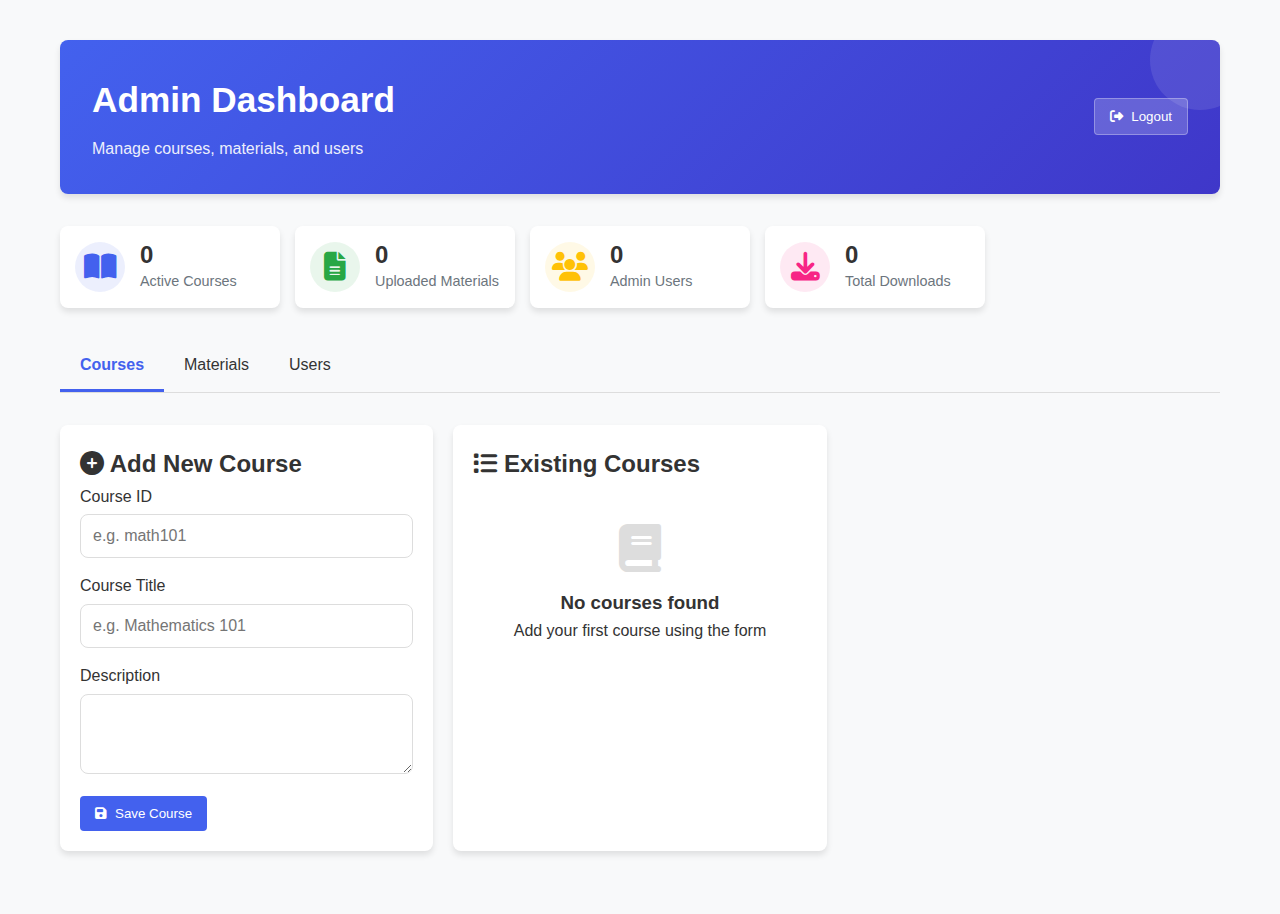
<file: teacher.html>
<!DOCTYPE html>
<html lang="en">
<head>
    <meta charset="UTF-8">
    <meta name="viewport" content="width=device-width, initial-scale=1.0">
    <title>Admin Dashboard</title>
    <link rel="stylesheet" href="https://cdnjs.cloudflare.com/ajax/libs/font-awesome/6.4.0/css/all.min.css">
    <style>
        :root {
            --primary-color: #4361ee;
            --secondary-color: #3f37c9;
            --accent-color: #4895ef;
            --danger-color: #f72585;
            --light-bg: #f8f9fa;
            --card-shadow: 0 4px 6px rgba(0, 0, 0, 0.1);
            --border-radius: 8px;
        }
        
        * {
            box-sizing: border-box;
            margin: 0;
            padding: 0;
        }
        
        body {
            font-family: 'Segoe UI', Tahoma, Geneva, Verdana, sans-serif;
            line-height: 1.6;
            color: #333;
            background-color: var(--light-bg);
            padding: 20px;
        }
        
        .container {
            max-width: 1200px;
            margin: 0 auto;
            padding: 20px;
        }
        
        header {
            background: linear-gradient(135deg, var(--primary-color), var(--secondary-color));
            color: white;
            padding: 2rem;
            border-radius: var(--border-radius);
            margin-bottom: 2rem;
            box-shadow: var(--card-shadow);
            position: relative;
            overflow: hidden;
            display: flex;
            justify-content: space-between;
            align-items: center;
        }
        
        header::after {
            content: '';
            position: absolute;
            top: 0;
            right: 0;
            width: 100px;
            height: 100px;
            background: rgba(255, 255, 255, 0.1);
            border-radius: 50%;
            transform: translate(30%, -30%);
        }
        
        h1 {
            font-size: 2.2rem;
            margin-bottom: 0.5rem;
        }
        
        .subtitle {
            font-weight: 300;
            opacity: 0.9;
        }
        
        .btn {
            padding: 10px 15px;
            border-radius: 4px;
            text-decoration: none;
            font-weight: 500;
            transition: all 0.3s;
            cursor: pointer;
            border: none;
            display: inline-flex;
            align-items: center;
            gap: 8px;
        }
        
        .btn-primary {
            background-color: var(--primary-color);
            color: white;
        }
        
        .btn-primary:hover {
            background-color: var(--secondary-color);
        }
        
        .btn-danger {
            background-color: var(--danger-color);
            color: white;
        }
        
        .btn-danger:hover {
            background-color: #d3166d;
        }
        
        .btn-logout {
            background-color: rgba(255, 255, 255, 0.2);
            color: white;
            border: 1px solid rgba(255, 255, 255, 0.3);
        }
        
        .btn-logout:hover {
            background-color: rgba(255, 255, 255, 0.3);
        }
        
        .tabs {
            display: flex;
            border-bottom: 1px solid #ddd;
            margin-bottom: 2rem;
        }
        
        .tab {
            padding: 12px 20px;
            cursor: pointer;
            border-bottom: 3px solid transparent;
            transition: all 0.3s;
        }
        
        .tab.active {
            border-bottom-color: var(--primary-color);
            font-weight: 600;
            color: var(--primary-color);
        }
        
        .tab:hover:not(.active) {
            border-bottom-color: #ddd;
        }
        
        .tab-content {
            display: none;
        }
        
        .tab-content.active {
            display: block;
        }
        
        .card {
            background: white;
            border-radius: var(--border-radius);
            box-shadow: var(--card-shadow);
            padding: 20px;
            margin-bottom: 20px;
        }
        
        .form-group {
            margin-bottom: 15px;
        }
        
        label {
            display: block;
            margin-bottom: 5px;
            font-weight: 500;
        }
        
        input, select, textarea {
            width: 100%;
            padding: 12px;
            border: 1px solid #ddd;
            border-radius: var(--border-radius);
            font-size: 1rem;
        }
        
        input:focus, select:focus {
            outline: none;
            border-color: var(--accent-color);
            box-shadow: 0 0 0 3px rgba(72, 149, 239, 0.2);
        }
        
        .grid {
            display: grid;
            grid-template-columns: repeat(auto-fill, minmax(300px, 1fr));
            gap: 20px;
        }
        
        .stats-grid {
            display: grid;
            grid-template-columns: repeat(auto-fill, minmax(200px, 1fr));
            gap: 15px;
            margin-bottom: 2rem;
        }
        
        .stat-card {
            background: white;
            padding: 15px;
            border-radius: var(--border-radius);
            box-shadow: var(--card-shadow);
            display: flex;
            align-items: center;
            gap: 15px;
        }
        
        .stat-icon {
            font-size: 1.8rem;
            width: 50px;
            height: 50px;
            border-radius: 50%;
            display: flex;
            align-items: center;
            justify-content: center;
        }
        
        .stat-icon.primary {
            background-color: rgba(67, 97, 238, 0.1);
            color: var(--primary-color);
        }
        
        .stat-icon.success {
            background-color: rgba(40, 167, 69, 0.1);
            color: #28a745;
        }
        
        .stat-icon.warning {
            background-color: rgba(255, 193, 7, 0.1);
            color: #ffc107;
        }
        
        .stat-icon.danger {
            background-color: rgba(247, 37, 133, 0.1);
            color: var(--danger-color);
        }
        
        .stat-value {
            font-size: 1.5rem;
            font-weight: 600;
            line-height: 1.2;
        }
        
        .stat-label {
            font-size: 0.9rem;
            color: #6c757d;
        }
        
        table {
            width: 100%;
            border-collapse: collapse;
            margin-top: 15px;
        }
        
        th, td {
            padding: 12px 15px;
            text-align: left;
            border-bottom: 1px solid #ddd;
        }
        
        th {
            background-color: #f8f9fa;
            font-weight: 600;
        }
        
        .badge {
            display: inline-block;
            padding: 3px 8px;
            border-radius: 10px;
            font-size: 0.8rem;
            font-weight: 500;
        }
        
        .badge-primary {
            background-color: #e3f2fd;
            color: var(--primary-color);
        }
        
        .badge-success {
            background-color: #e6ffed;
            color: #28a745;
        }
        
        .action-btns {
            display: flex;
            gap: 5px;
        }
        
        .empty-state {
            text-align: center;
            padding: 40px;
        }
        
        .empty-state i {
            font-size: 3rem;
            color: #ddd;
            margin-bottom: 1rem;
        }
        
        @media (max-width: 768px) {
            .grid {
                grid-template-columns: 1fr;
            }
            
            .stats-grid {
                grid-template-columns: 1fr 1fr;
            }
            
            header {
                flex-direction: column;
                align-items: flex-start;
                gap: 15px;
            }
        }
    </style>
</head>
<body>
    <div class="container">
        <header>
            <div>
                <h1>Admin Dashboard</h1>
                <p class="subtitle">Manage courses, materials, and users</p>
            </div>
            <button class="btn btn-logout" id="logoutBtn">
                <i class="fas fa-sign-out-alt"></i> Logout
            </button>
        </header>
        
        <div class="stats-grid">
            <div class="stat-card">
                <div class="stat-icon primary">
                    <i class="fas fa-book-open"></i>
                </div>
                <div>
                    <div class="stat-value" id="totalCourses">0</div>
                    <div class="stat-label">Active Courses</div>
                </div>
            </div>
            <div class="stat-card">
                <div class="stat-icon success">
                    <i class="fas fa-file-alt"></i>
                </div>
                <div>
                    <div class="stat-value" id="totalMaterials">0</div>
                    <div class="stat-label">Uploaded Materials</div>
                </div>
            </div>
            <div class="stat-card">
                <div class="stat-icon warning">
                    <i class="fas fa-users"></i>
                </div>
                <div>
                    <div class="stat-value" id="totalAdmins">0</div>
                    <div class="stat-label">Admin Users</div>
                </div>
            </div>
            <div class="stat-card">
                <div class="stat-icon danger">
                    <i class="fas fa-download"></i>
                </div>
                <div>
                    <div class="stat-value" id="totalDownloads">0</div>
                    <div class="stat-label">Total Downloads</div>
                </div>
            </div>
        </div>
        
        <div class="tabs">
            <div class="tab active" data-tab="courses">Courses</div>
            <div class="tab" data-tab="materials">Materials</div>
            <div class="tab" data-tab="users">Users</div>
        </div>
        
        <!-- Courses Tab -->
        <div class="tab-content active" id="courses-tab">
            <div class="grid">
                <div class="card">
                    <h2><i class="fas fa-plus-circle"></i> Add New Course</h2>
                    <form id="addCourseForm">
                        <div class="form-group">
                            <label for="courseId">Course ID</label>
                            <input type="text" id="courseId" placeholder="e.g. math101" required>
                        </div>
                        <div class="form-group">
                            <label for="courseTitle">Course Title</label>
                            <input type="text" id="courseTitle" placeholder="e.g. Mathematics 101" required>
                        </div>
                        <div class="form-group">
                            <label for="courseDescription">Description</label>
                            <textarea id="courseDescription" rows="3"></textarea>
                        </div>
                        <button type="submit" class="btn btn-primary">
                            <i class="fas fa-save"></i> Save Course
                        </button>
                    </form>
                </div>
                
                <div class="card">
                    <h2><i class="fas fa-list"></i> Existing Courses</h2>
                    <div id="coursesList">
                        <!-- Courses will be loaded here -->
                    </div>
                </div>
            </div>
        </div>
        
        <!-- Materials Tab -->
        <div class="tab-content" id="materials-tab">
            <div class="grid">
                <div class="card">
                    <h2><i class="fas fa-upload"></i> Upload Material</h2>
                    <form id="uploadMaterialForm">
                        <div class="form-group">
                            <label for="materialCourse">Course</label>
                            <select id="materialCourse" required>
                                <option value="">Select a course</option>
                            </select>
                        </div>
                        <div class="form-group">
                            <label for="materialFile">File</label>
                            <input type="file" id="materialFile" required>
                        </div>
                        <div class="form-group">
                            <label for="materialTitle">Display Title (optional)</label>
                            <input type="text" id="materialTitle" placeholder="Leave blank to use filename">
                        </div>
                        <button type="submit" class="btn btn-primary">
                            <i class="fas fa-upload"></i> Upload
                        </button>
                    </form>
                </div>
                
                <div class="card">
                    <h2><i class="fas fa-file-alt"></i> Recent Uploads</h2>
                    <table>
                        <thead>
                            <tr>
                                <th>File</th>
                                <th>Course</th>
                                <th>Date</th>
                                <th>Downloads</th>
                                <th>Actions</th>
                            </tr>
                        </thead>
                        <tbody id="materialsTable">
                            <!-- Materials will be loaded here -->
                        </tbody>
                    </table>
                </div>
            </div>
        </div>
        
        <!-- Users Tab -->
        <div class="tab-content" id="users-tab">
            <div class="grid">
                <div class="card">
                    <h2><i class="fas fa-user-plus"></i> Create Admin</h2>
                    <form id="createAdminForm">
                        <div class="form-group">
                            <label for="adminEmail">Email Address</label>
                            <input type="email" id="adminEmail" placeholder="admin@university.edu" required>
                        </div>
                        <div class="form-group">
                            <label for="adminName">Full Name</label>
                            <input type="text" id="adminName" placeholder="Dr. John Smith">
                        </div>
                        <button type="submit" class="btn btn-primary">
                            <i class="fas fa-user-shield"></i> Create Admin Account
                        </button>
                    </form>
                </div>
                
                <div class="card">
                    <h2><i class="fas fa-users-cog"></i> Admin Users</h2>
                    <table>
                        <thead>
                            <tr>
                                <th>Name</th>
                                <th>Email</th>
                                <th>Last Active</th>
                                <th>Actions</th>
                            </tr>
                        </thead>
                        <tbody id="adminUsersTable">
                            <!-- Admin users will be loaded here -->
                        </tbody>
                    </table>
                </div>
            </div>
        </div>
    </div>

    <script>
        // Database (using localStorage)
        const db = {
            courses: JSON.parse(localStorage.getItem('courses')) || {},
            materials: JSON.parse(localStorage.getItem('materials')) || [],
            users: JSON.parse(localStorage.getItem('users')) || [],
            stats: JSON.parse(localStorage.getItem('stats')) || { downloads: 0 },
            
            addCourse: function(id, title, description) {
                this.courses[id] = { id, title, description, createdAt: new Date().toISOString() };
                this.save();
                return true;
            },
            
            addMaterial: function(courseId, fileName, fileData, displayTitle) {
                this.materials.push({
                    id: Date.now(),
                    courseId,
                    fileName,
                    displayTitle: displayTitle || fileName,
                    fileData,
                    date: new Date().toISOString(),
                    downloads: 0
                });
                this.save();
                return true;
            },
            
            addUser: function(email, name) {
                this.users.push({
                    id: Date.now(),
                    email,
                    name,
                    role: 'admin',
                    createdAt: new Date().toISOString(),
                    lastActive: new Date().toISOString()
                });
                this.save();
                return true;
            },
            
            deleteCourse: function(id) {
                delete this.courses[id];
                this.materials = this.materials.filter(m => m.courseId !== id);
                this.save();
            },
            
            deleteMaterial: function(id) {
                this.materials = this.materials.filter(m => m.id !== id);
                this.save();
            },
            
            deleteUser: function(id) {
                this.users = this.users.filter(u => u.id !== id);
                this.save();
            },
            
            incrementDownload: function(materialId) {
                const material = this.materials.find(m => m.id === materialId);
                if (material) {
                    material.downloads = (material.downloads || 0) + 1;
                    this.stats.downloads = (this.stats.downloads || 0) + 1;
                    this.save();
                }
            },
            
            save: function() {
                localStorage.setItem('courses', JSON.stringify(this.courses));
                localStorage.setItem('materials', JSON.stringify(this.materials));
                localStorage.setItem('users', JSON.stringify(this.users));
                localStorage.setItem('stats', JSON.stringify(this.stats));
                updateStats();
            },
            
            getMaterials: function() {
                return this.materials.map(m => ({
                    ...m,
                    courseTitle: this.courses[m.courseId]?.title || m.courseId
                }));
            }
        };

        // UI Functions
        function updateStats() {
            document.getElementById('totalCourses').textContent = Object.keys(db.courses).length;
            document.getElementById('totalMaterials').textContent = db.materials.length;
            document.getElementById('totalAdmins').textContent = db.users.length;
            document.getElementById('totalDownloads').textContent = db.stats.downloads || 0;
        }

        function loadCourses() {
            const select = document.getElementById('materialCourse');
            select.innerHTML = '<option value="">Select a course</option>';
            
            const coursesList = document.getElementById('coursesList');
            coursesList.innerHTML = '';
            
            Object.values(db.courses).forEach(course => {
                // Add to dropdown
                const option = document.createElement('option');
                option.value = course.id;
                option.textContent = course.title;
                select.appendChild(option);
                
                // Add to courses list
                const courseCard = document.createElement('div');
                courseCard.className = 'course-card';
                courseCard.innerHTML = `
                    <h3>${course.title} <span class="badge badge-primary">${course.id}</span></h3>
                    <p>${course.description || 'No description'}</p>
                    <div class="action-btns">
                        <button class="btn btn-primary" onclick="editCourse('${course.id}')">
                            <i class="fas fa-edit"></i> Edit
                        </button>
                        <button class="btn btn-danger" onclick="deleteCourse('${course.id}')">
                            <i class="fas fa-trash"></i> Delete
                        </button>
                    </div>
                `;
                coursesList.appendChild(courseCard);
            });
            
            if (Object.keys(db.courses).length === 0) {
                coursesList.innerHTML = `
                    <div class="empty-state">
                        <i class="fas fa-book"></i>
                        <h3>No courses found</h3>
                        <p>Add your first course using the form</p>
                    </div>
                `;
            }
        }

        function loadMaterials() {
            const table = document.getElementById('materialsTable');
            table.innerHTML = '';
            
            db.getMaterials()
                .sort((a, b) => new Date(b.date) - new Date(a.date))
                .forEach(material => {
                    const row = document.createElement('tr');
                    row.innerHTML = `
                        <td>${material.displayTitle}</td>
                        <td>${material.courseTitle}</td>
                        <td>${new Date(material.date).toLocaleDateString()}</td>
                        <td>${material.downloads || 0}</td>
                        <td class="action-btns">
                            <button class="btn btn-primary" onclick="downloadMaterial(${material.id}, true)">
                                <i class="fas fa-download"></i>
                            </button>
                            <button class="btn btn-danger" onclick="deleteMaterial(${material.id})">
                                <i class="fas fa-trash"></i>
                            </button>
                        </td>
                    `;
                    table.appendChild(row);
                });
            
            if (db.materials.length === 0) {
                table.innerHTML = `
                    <tr>
                        <td colspan="5" class="empty-state">
                            <i class="fas fa-file-alt"></i>
                            <h3>No materials found</h3>
                            <p>Upload your first material</p>
                        </td>
                    </tr>
                `;
            }
        }

        function loadUsers() {
            const table = document.getElementById('adminUsersTable');
            table.innerHTML = '';
            
            db.users.forEach(user => {
                const row = document.createElement('tr');
                row.innerHTML = `
                    <td>${user.name || 'N/A'}</td>
                    <td>${user.email}</td>
                    <td>${new Date(user.lastActive).toLocaleDateString()}</td>
                    <td class="action-btns">
                        <button class="btn btn-danger" onclick="deleteUser(${user.id})">
                            <i class="fas fa-trash"></i> Remove
                        </button>
                    </td>
                `;
                table.appendChild(row);
            });
            
            if (db.users.length === 0) {
                table.innerHTML = `
                    <tr>
                        <td colspan="4" class="empty-state">
                            <i class="fas fa-users"></i>
                            <h3>No admin users found</h3>
                            <p>Create your first admin user</p>
                        </td>
                    </tr>
                `;
            }
        }

        function downloadMaterial(id, isAdmin = false) {
            const material = db.materials.find(m => m.id === id);
            if (material) {
                if (!isAdmin) {
                    db.incrementDownload(id);
                }
                
                const blob = new Blob([material.fileData]);
                const url = URL.createObjectURL(blob);
                const a = document.createElement('a');
                a.href = url;
                a.download = material.fileName;
                a.click();
                URL.revokeObjectURL(url);
                
                if (!isAdmin) {
                    loadMaterials();
                }
            }
        }

        // Event Listeners
        document.getElementById('addCourseForm').addEventListener('submit', function(e) {
            e.preventDefault();
            const id = document.getElementById('courseId').value;
            const title = document.getElementById('courseTitle').value;
            const description = document.getElementById('courseDescription').value;
            
            if (db.addCourse(id, title, description)) {
                alert('Course added successfully!');
                this.reset();
                loadCourses();
            }
        });

        document.getElementById('uploadMaterialForm').addEventListener('submit', function(e) {
            e.preventDefault();
            const courseId = document.getElementById('materialCourse').value;
            const fileInput = document.getElementById('materialFile');
            const displayTitle = document.getElementById('materialTitle').value;
            
            if (!courseId || !fileInput.files[0]) {
                alert('Please select a course and file');
                return;
            }
            
            const file = fileInput.files[0];
            const reader = new FileReader();
            
            reader.onload = function(e) {
                if (db.addMaterial(courseId, file.name, e.target.result, displayTitle)) {
                    alert('Material uploaded successfully!');
                    document.getElementById('uploadMaterialForm').reset();
                    loadMaterials();
                }
            };
            
            reader.readAsArrayBuffer(file);
        });

        document.getElementById('createAdminForm').addEventListener('submit', function(e) {
            e.preventDefault();
            const email = document.getElementById('adminEmail').value;
            const name = document.getElementById('adminName').value;
            
            if (db.addUser(email, name)) {
                alert('Admin user created successfully!');
                this.reset();
                loadUsers();
            }
        });

        // Tab switching
        document.querySelectorAll('.tab').forEach(tab => {
            tab.addEventListener('click', function() {
                document.querySelectorAll('.tab').forEach(t => t.classList.remove('active'));
                document.querySelectorAll('.tab-content').forEach(c => c.classList.remove('active'));
                
                this.classList.add('active');
                document.getElementById(`${this.dataset.tab}-tab`).classList.add('active');
            });
        });

        // Logout
        document.getElementById('logoutBtn').addEventListener('click', function() {
            // In a real app, this would call Firebase auth.signOut()
            alert('You would be logged out here');
            window.location.href = 'login.html';
        });

        // Admin functions
        window.deleteCourse = function(id) {
            if (confirm(`Delete course "${db.courses[id]?.title}" and all its materials?`)) {
                db.deleteCourse(id);
                loadCourses();
                loadMaterials();
            }
        };

        window.deleteMaterial = function(id) {
            if (confirm('Delete this material?')) {
                db.deleteMaterial(id);
                loadMaterials();
            }
        };

        window.deleteUser = function(id) {
            if (confirm('Remove this admin user?')) {
                db.deleteUser(id);
                loadUsers();
            }
        };

        window.editCourse = function(id) {
            const course = db.courses[id];
            if (course) {
                document.getElementById('courseId').value = course.id;
                document.getElementById('courseTitle').value = course.title;
                document.getElementById('courseDescription').value = course.description || '';
                window.scrollTo(0, 0);
            }
        };

        // Initialize
        updateStats();
        loadCourses();
        loadMaterials();
        loadUsers();
    </script>
</body>
</html>
</file>
